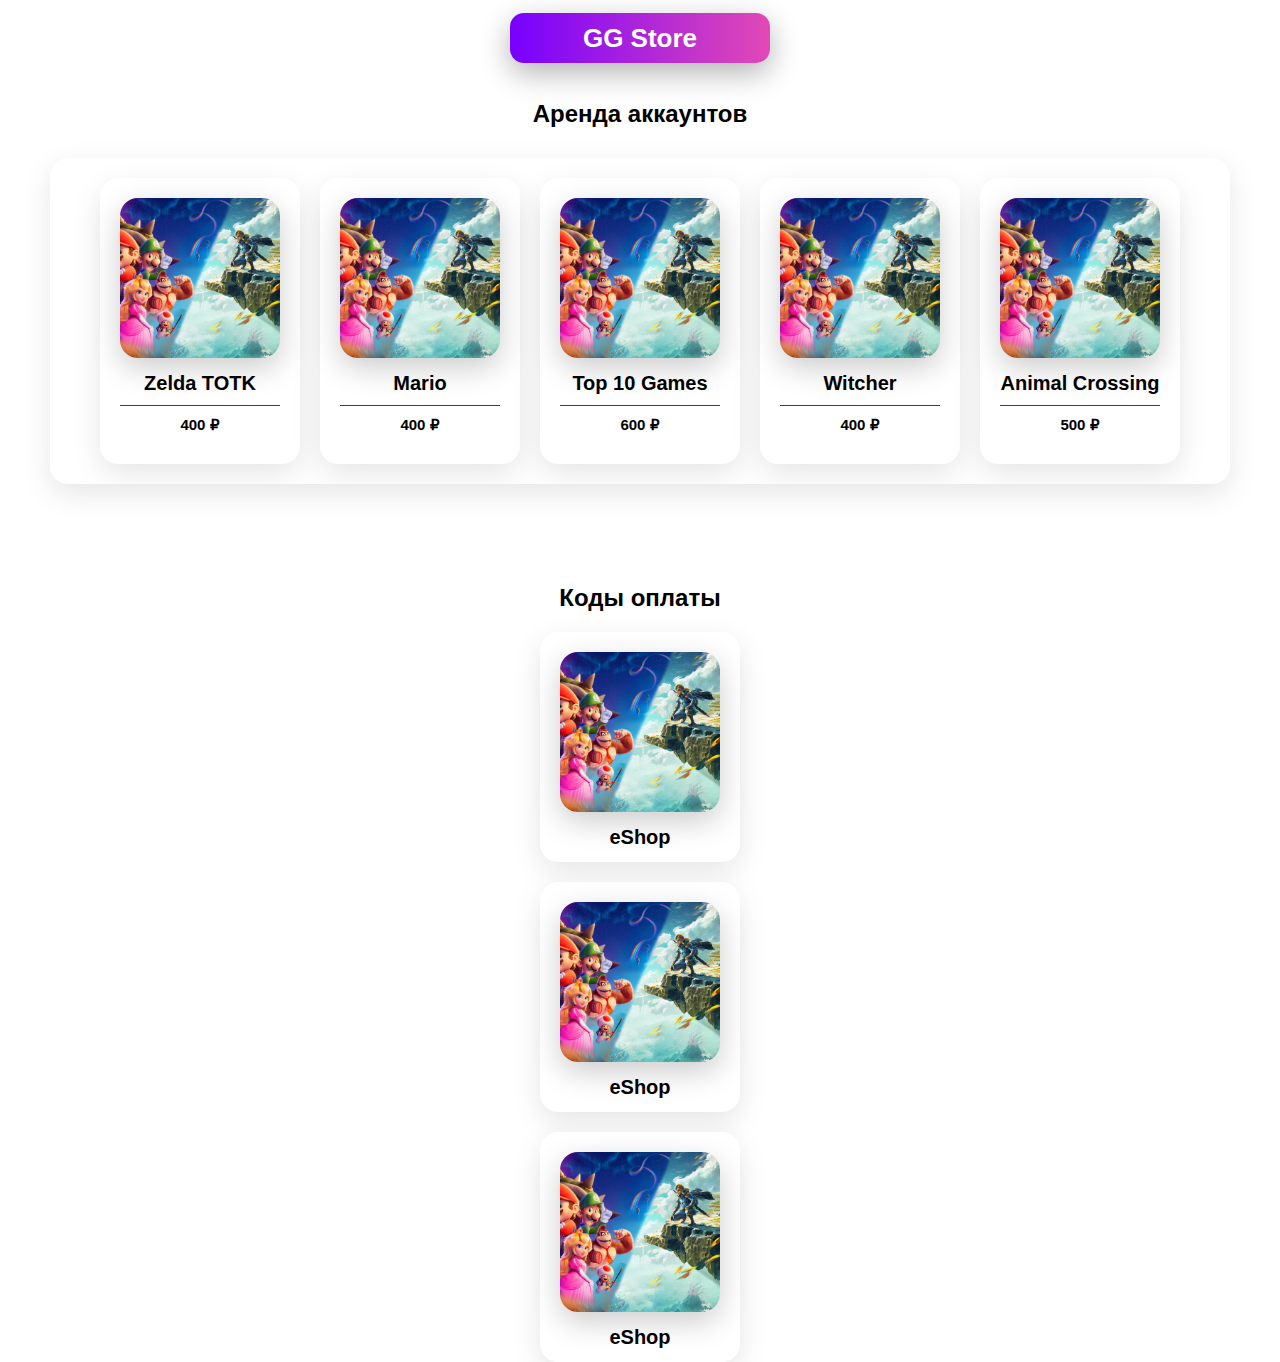
<file: server/web containter/index.html>
<!DOCTYPE html>
<html>
<head>
  <meta name="viewport" content="width=device-width, initial-scale=1">
  <link rel="stylesheet" href="style.css">
  <title>GG Store</title>
</head>
<body>
    <nav>
        <div class="logo-container">
            <a class="logo">GG Store</a>
        </div>
    </nav>

    <h2 class="separator">
        Аренда аккаунтов
    </h2>

    <section class="games-list">
        <div class="item">
            <img src="src/Pack 1.jpg">
            <div class="info">
                Zelda TOTK
            </div>
            <div class="price">
                400 ₽
            </div>
        </div>

        <div class="item">
            <img src="src/Pack 1.jpg">
            <div class="info">
                Mario
            </div>
            <div class="price">
                400 ₽
            </div>
        </div>

        <div class="item">
            <img src="src/Pack 1.jpg">
            <div class="info">
                Top 10 Games
            </div>
            <div class="price">
                600 ₽
            </div>
        </div>

        <div class="item">
            <img src="src/Pack 1.jpg">
            <div class="info">
                Witcher
            </div>
            <div class="price">
                400 ₽
            </div>
        </div>

        <div class="item">
            <img src="src/Pack 1.jpg">
            <div class="info">
                Animal Crossing
            </div>
            <div class="price">
                500 ₽
            </div>
        </div>
        
    </section>


    <h2 class="separator">
        Коды оплаты
    </h2>
    

    <div class="code">
        <img src="src/Pack 1.jpg">
        <div class="info">
            eShop
        </div>
    </div>

    <div class="code">
        <img src="src/Pack 1.jpg">
        <div class="info">
            eShop
        </div>
    </div>

    <div class="code">
        <img src="src/Pack 1.jpg">
        <div class="info">
            eShop
        </div>
    </div>

</body>
</html>
</file>
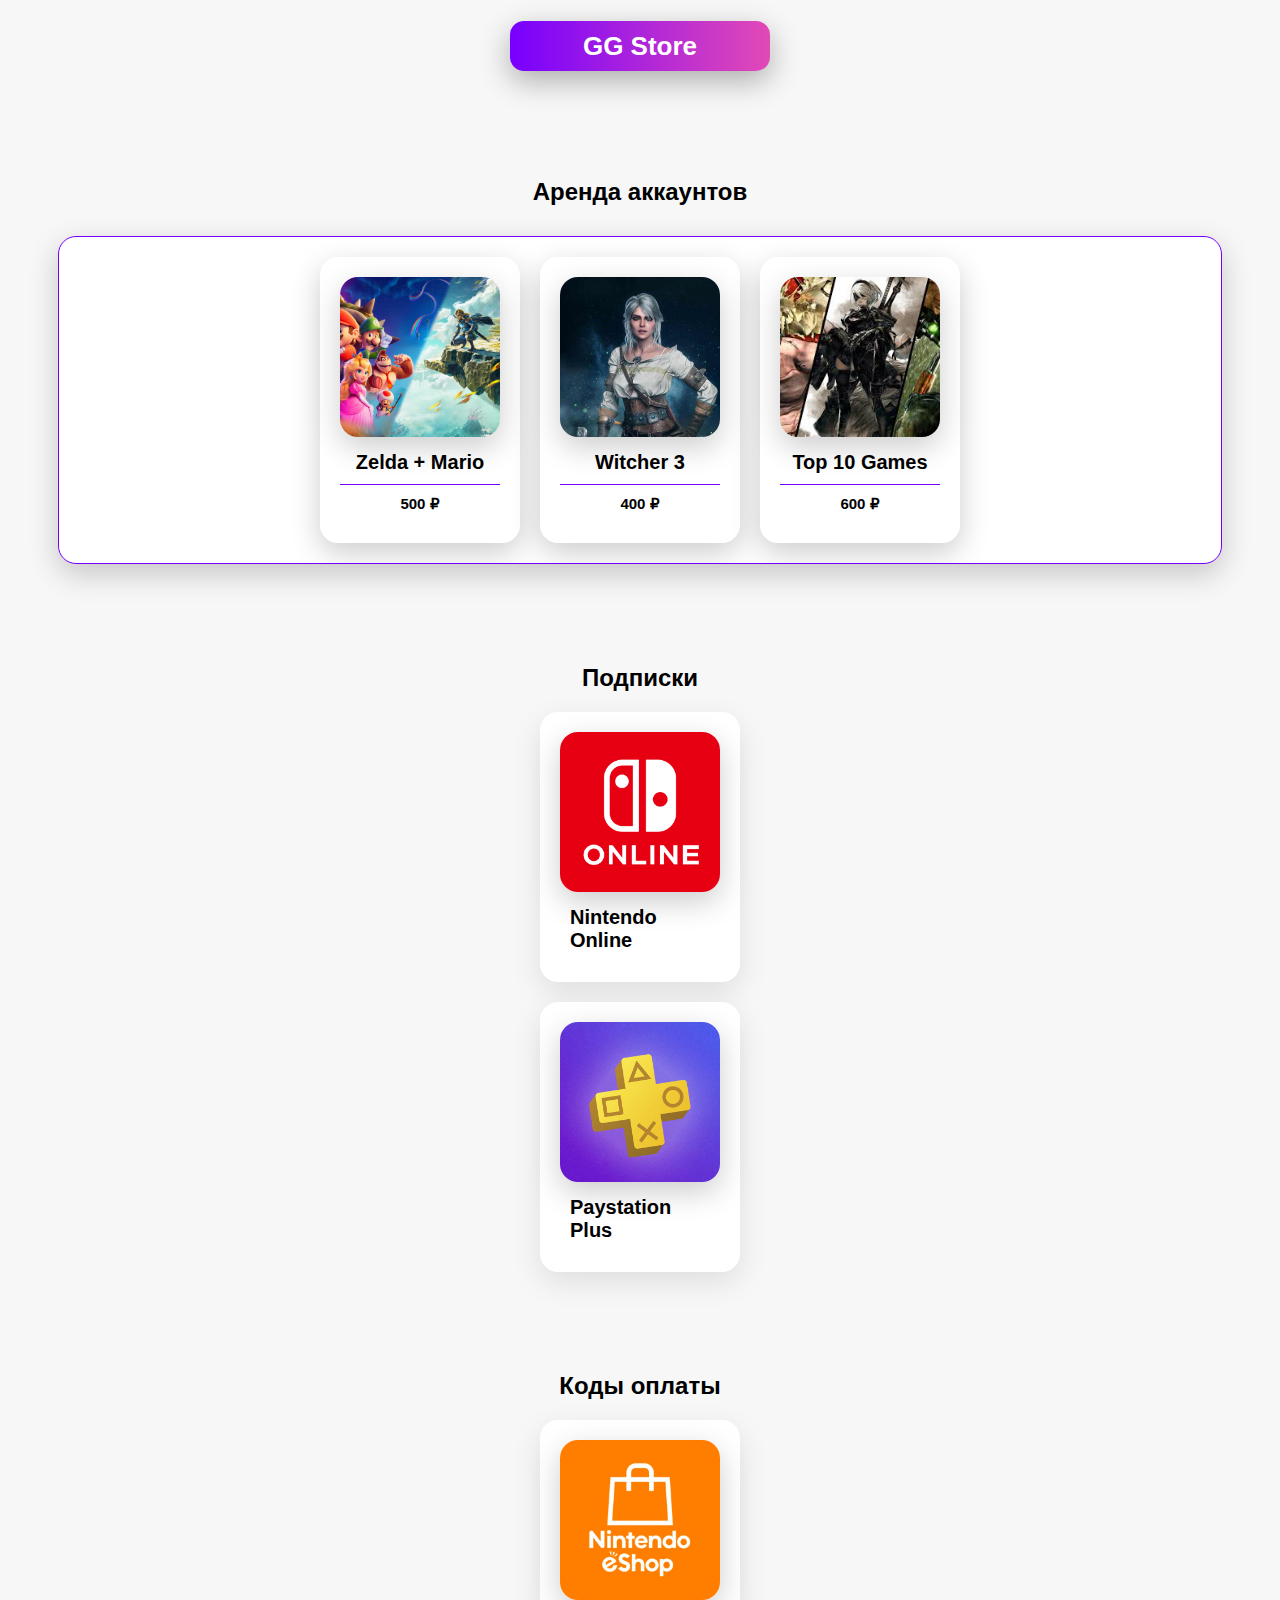
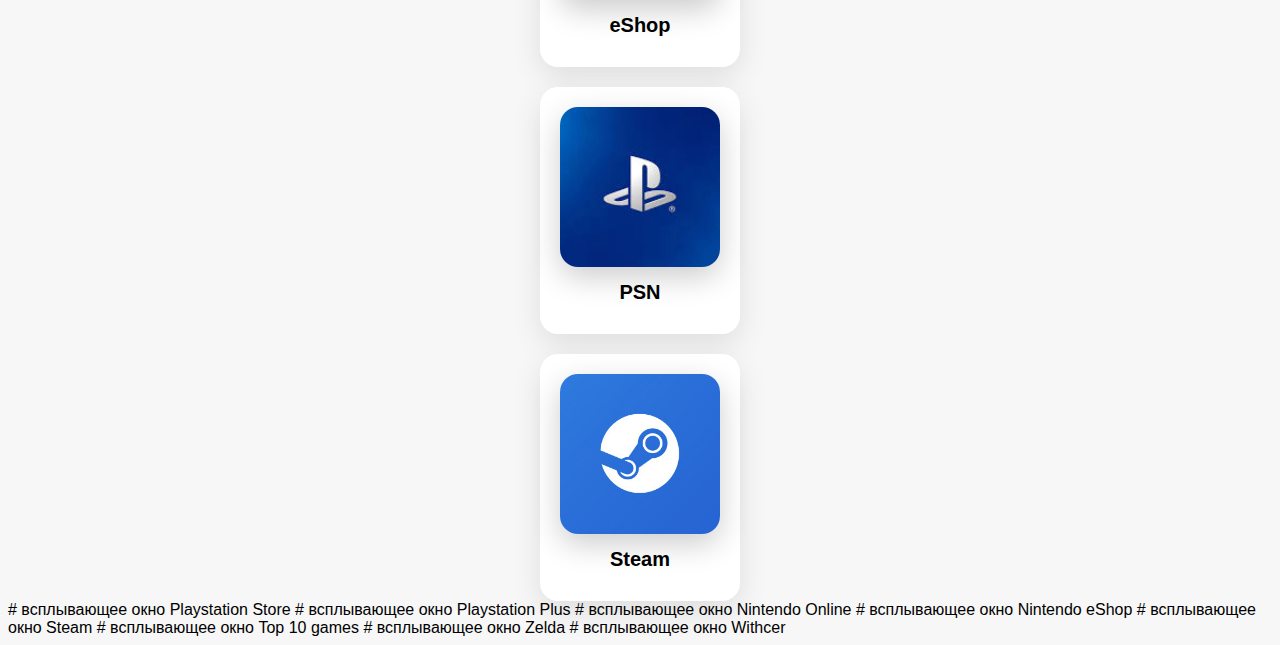
<file: server/web_front_container/index.html>
<!DOCTYPE html>
<html>
<head>
    <meta charset="UTF-8">
    <meta name="viewport" content="width=device-width, initial-scale=1">
    <link rel="stylesheet" href="styles.css">
    <title>GG Store</title>
</head>
<body>

    <div class="overlay1" id="overlay"></div>

    <nav>
        <div class="logo-container">
            <a class="logo">GG Store</a>
        </div>
    </nav>

    <h2 class="separator">
        Аренда аккаунтов
    </h2>

    <section class="games-list">
        <div class="item" onclick="javascript:ZeldaPopupShow()">
            <img src="src/Pack 1.jpg">
            <div class="info">
                Zelda + Mario
            </div>
            <div class="price">
                500 ₽
            </div>
        </div>

        <div class="item" onclick="javascript:WitcherPopupShow()">
            <img src="src/Pack_2.jpg">
            <div class="info">
                Witcher 3
            </div>
            <div class="price">
                400 ₽
            </div>
        </div>

        <div class="item" onclick="javascript:Top10PopupShow()">
            <img src="src/Pack_3.jpg">
            <div class="info">
                Top 10 Games
            </div>
            <div class="price">
                600 ₽
            </div>
        </div>        
    </section>


    <h2 class="separator">
        Подписки
    </h2>
    

    <div class="code" onclick="javascript:NOnlinePopupShow()">
        <img src="src/Nonline.png">
        <div class="info">
            Nintendo Online
        </div>
    </div>

    <div class="code" onclick="javascript:psplusPopupShow()">
        <img src="src/psplus.jpg">
        <div class="info">
            Paystation Plus
        </div>
    </div>    

    <h2 class="separator">
        Коды оплаты
    </h2>

    <div class="code" onclick="javascript:EshopPopupShow()">
        <img src="src/eshop.jpg">
        <div class="info">
            eShop
        </div>
    </div>

    <div class="code" onclick="javascript:psnPopupShow()">
        <img src="src/psn.jpeg">
        <div class="info">
            PSN
        </div>
    </div>  

    <div class="code" onclick="javascript:SteamPopupShow()">
        <img src="src/steam.jpg">
        <div class="info">
            Steam
        </div>
    </div>  

    # всплывающее окно Playstation Store

    <div class="popupWindowWrapper" id="popupPSN">
        <p>
            <div class="popupWindow">
                <button class="closebutton" onclick="javascript:psnPopupHide()"></button>
                <img src="src/psn.jpeg">
                <h2>Пополнение аккаунта PSN</h2>

                <div class="description">
                    <label for="name">Карта пополнения для покупок в магазине Playstation Store</label>
                </div>

                <input type="radio" id="5dollar" name="paycode_PSN" value="5dollar" />
                <label class="radio-wrapper" for="5dollar">5$</label>

                <input type="radio" id="10dollar" name="paycode_PSN" value="10dollar" />
                <label class="radio-wrapper" for="10dollar">10$</label>

                <input type="radio" id="50dollar" name="paycode_PSN" value="50dollar" />
                <label class="radio-wrapper" for="50dollar">50$</label>

                <button class="form-control2" type="submit" id="PNSBUY">КУПИТЬ</button>
        </div>
        </p>
    </div>

    # всплывающее окно Playstation Plus

    <div class="popupWindowWrapper" id="popupPSPLUS">
        <p>
            <div class="popupWindow">
                <button class="closebutton" onclick="javascript:psplusPopupHide()"></button>
                <img src="src/psplus.jpg">
                <h2>PS Plus Premium</h2>

                <div class="description">
                    <label for="name">Расширенная подписка для PlayStation. В неё входит всё, что есть в PS Plus Essential, а ещё она откроет каталог с сотнями консольных хитов (будто Game Pass от Xbox).</label>
                </div>

                <input type="radio" id="1month_psplus" name="subscription_psplus" value="1month" />
                <label class="radio-wrapper" for="1month_psplus">1 месяц</label>

                <input type="radio" id="3month_psplus" name="subscription_psplus" value="3month" />
                <label class="radio-wrapper" for="3month_psplus">3 месяца</label>

                <input type="radio" id="12month_psplus" name="subscription_psplus" value="12month" />
                <label class="radio-wrapper" for="12month_psplus">12 месяцев</label>

                <button class="form-control2" type="submit" id="PSPLUSBUY">КУПИТЬ</button>
        </div>
        </p>
    </div>

    # всплывающее окно Nintendo Online

    <div class="popupWindowWrapper" id="popupNOnline">
        <p>
            <div class="popupWindow">
                <button class="closebutton" onclick="javascript:NOnlinePopupHide()"></button>
                <img src="src/Nonline.png">
                <h2>Nintendo Online</h2>

                <div class="description">
                    <label for="name">Позволяет играть в мультиплеерные эксклюзивы Nintendo, а ещё она откроет каталог с сотнями ретро игр со старых консолей Nintendo.</label>
                </div>

                <input type="radio" id="1month_nonlie" name="subscription_nonline" value="1month" />
                <label class="radio-wrapper" for="1month_nonlie">1 месяц</label>

                <input type="radio" id="3month_nonlie" name="subscription_nonline" value="3month" />
                <label class="radio-wrapper" for="3month_nonlie">3 месяца</label>

                <input type="radio" id="12month_nonlie" name="subscription_nonline" value="12month" />
                <label class="radio-wrapper" for="12month_nonlie">12 месяцев</label>

                <button class="form-control2" type="submit" id="NONLINEBUY">КУПИТЬ</button>
        </div>
        </p>
    </div>

    # всплывающее окно Nintendo eShop

    <div class="popupWindowWrapper" id="popupEshop">
        <p>
            <div class="popupWindow">
                <button class="closebutton" onclick="javascript:EshopPopupHide()"></button>
                <img src="src/eshop.jpg">
                <h2>Nintendo eShop</h2>

                <div class="description">
                    <label for="name">Карта пополнения для покупок в магазине Playstation Store</label>
                </div>

                <input type="radio" id="5dollar_eshop" name="paycode_eshop" value="5dollar" />
                <label class="radio-wrapper" for="5dollar_eshop">5$</label>

                <input type="radio" id="10dollar_eshop" name="paycode_eshop" value="10dollar" />
                <label class="radio-wrapper" for="10dollar_eshop">10$</label>

                <input type="radio" id="50dollar_eshop" name="paycode_eshop" value="50dollar" />
                <label class="radio-wrapper" for="50dollar_eshop">50$</label>

                <button class="form-control2" type="submit" id="eShopBUY">КУПИТЬ</button>
        </div>
        </p>
    </div>

    # всплывающее окно Steam

    <div class="popupWindowWrapper" id="popupSteam">
        <p>
            <div class="popupWindow">
                <button class="closebutton" onclick="javascript:SteamPopupHide()"></button>
                <img src="src/steam.jpg">
                <h2>Пополнение аккаунта Steam</h2>

                <div class="description">
                    <label for="name">Пополнение казахстанского аккаунта Steam</label>
                </div>

                <input type="radio" id="5dollar_steam" name="paycode_steam" value="5dollar" />
                <label class="radio-wrapper" for="5dollar_steam">5$</label>

                <input type="radio" id="10dollar_steam" name="paycode_steam" value="10dollar" />
                <label class="radio-wrapper" for="10dollar_steam">10$</label>

                <input type="radio" id="50dollar_steam" name="paycode_steam" value="50dollar" />
                <label class="radio-wrapper" for="50dollar_steam">50$</label>

                <button class="form-control2" type="submit" id="STEAMBUY">КУПИТЬ</button>
        </div>
        </p>
    </div>

    # всплывающее окно Top 10 games

    <div class="popupWindowWrapper" id="popupTop10">
        <p>
            <div class="popupWindow">
                <button class="closebutton" onclick="javascript:Top10PopupHide()"></button>
                <img src="src/Pack_3.jpg">
                <h2>Топ 10 игр на Nintendo Switch</h2>

                <div class="description">
                    <label for="name">10 самых популярных игр Nintendo Switch. Только отборные эксплюзивы и ААА проекты.</label>
                </div>

                <input type="radio" id="2week_Top10" name="Top10_rent" value="2week" />
                <label class="radio-wrapper" for="2week_Top10">Две недели</label>

                <input type="radio" id="1month_Top10" name="Top10_rent" value="1moth" />
                <label class="radio-wrapper" for="1month_Top10">Месяц</label>

                <input type="radio" id="2month_Top10" name="Top10_rent" value="2month" />
                <label class="radio-wrapper" for="2month_Top10">Два месяца</label>

                <button class="form-control2" type="rent" id="TOP10RENT">АРЕНДОВАТЬ</button>
        </div>
        </p>
    </div>

    # всплывающее окно Zelda

    <div class="popupWindowWrapper" id="popupZelda">
        <p>
            <div class="popupWindow">
                <button class="closebutton" onclick="javascript:ZeldaPopupHide()"></button>
                <img src="src/Pack 1.jpg">
                <h2>Zelda Tears of the Kingdom + Mario 3D World</h2>

                <div class="description">
                    <label for="name">Два отличных эксклюзива в одной подписке.</label>
                </div>

                <input type="radio" id="2week_ZeldaMario" name="ZeldaMario_rent" value="2week" />
                <label class="radio-wrapper" for="2week_ZeldaMario">Две недели</label>

                <input type="radio" id="1month_ZeldaMario" name="ZeldaMario_rent" value="1moth" />
                <label class="radio-wrapper" for="1month_ZeldaMario">Месяц</label>

                <input type="radio" id="2month_ZeldaMario" name="ZeldaMario_rent" value="2month" />
                <label class="radio-wrapper" for="2month_ZeldaMario">Два месяца</label>

                <button class="form-control2" type="rent" id="ZELDAMARIORENT">АРЕНДОВАТЬ</button>
        </div>
        </p>
    </div>

    # всплывающее окно Withcer

    <div class="popupWindowWrapper" id="popupWitcher">
        <p>
            <div class="popupWindow">
                <button class="closebutton" onclick="javascript:WitcherPopupHide()"></button>
                <img src="src/Pack_2.jpg">
                <h2>Witcher 3 Wild Hunt</h2>

                <div class="description">
                    <label for="name">Лучшая игра тысячелетия + два дополнения</label>
                </div>

                <input type="radio" id="2week_Witcher" name="Witcher_rent" value="2week" />
                <label class="radio-wrapper" for="2week_Witcher">Две недели</label>

                <input type="radio" id="1month_Witcher" name="Witcher_rent" value="1moth" />
                <label class="radio-wrapper" for="1month_Witcher">Месяц</label>

                <input type="radio" id="2month_Witcher" name="Witcher_rent" value="2month" />
                <label class="radio-wrapper" for="2month_Witcher">Два месяца</label>

                <button class="form-control2" type="rent" id="WITCHERRENT">АРЕНДОВАТЬ</button>
        </div>
        </p>
    </div>



    <script src="https://telegram.org/js/telegram-web-app.js"></script>

    <script>
        let tg = window.Telegram.WebApp; //получаем объект webapp телеграма 

        tg.expand(); //расширяем на все окно

        PSNBuyButton = document.getElementById("PNSBUY");
        PSNBuyButton.addEventListener('click', function(){

        const buttons = document.querySelectorAll('input[name="paycode_PSN"]');
        const selectedButton = Array.from(buttons).find(button => button.checked);
        const selectedValue = selectedButton.value;
        
        $.ajax({
            url: 'http://37.193.60.52:9999/request',
            method: 'POST',
            contentType: 'application/json',
            headers: {
                'Accept': 'application/json',
                'Content-Type': 'application/json'
            },
            data: JSON.stringify({
                type: 'buy',
                length: selectedValue,
                product: 'PSN paycode' + selectedValue,
                user_id: tg.initDataUnsafe.user.id,
            }),
            success: function(response) {
                console.log(response);
            },
            error: function(error) {
                console.log(error);
            },
            complete: function() {
                tg.close();
            }
        });
        });

        

        psPlusBuyButton = document.getElementById("PSPLUSBUY");
        psPlusBuyButton.addEventListener('click', function(){

        const buttons = document.querySelectorAll('input[name="subscription_psplus"]');
        const selectedButton = Array.from(buttons).find(button => button.checked);
        const selectedValue = selectedButton.value;
        
        $.ajax({
            url: 'http://37.193.60.52:9999/request',
            method: 'POST',
            contentType: 'application/json',
            headers: {
                'Accept': 'application/json',
                'Content-Type': 'application/json'
            },
            data: JSON.stringify({
                type: 'buy',
                length: selectedValue,
                product: 'PSPus subscription ' + selectedValue,
                user_id: tg.initDataUnsafe.user.id,
            }),
            success: function(response) {
                console.log(response);
            },
            error: function(error) {
                console.log(error);
            },
            complete: function() {
                tg.close();
            }
        });
        });


        nonlineBuyButton = document.getElementById("NONLINEBUY");
        nonlineBuyButton.addEventListener('click', function(){

        const buttons = document.querySelectorAll('input[name="subscription_nonline"]');
        const selectedButton = Array.from(buttons).find(button => button.checked);
        const selectedValue = selectedButton.value;
        
        $.ajax({
            url: 'http://37.193.60.52:9999/request',
            method: 'POST',
            contentType: 'application/json',
            headers: {
                'Accept': 'application/json',
                'Content-Type': 'application/json'
            },
            data: JSON.stringify({
                type: 'buy',
                length: selectedValue,
                product: 'NONLINE subscription ' + selectedValue,
                user_id: tg.initDataUnsafe.user.id,
            }),
            success: function(response) {
                console.log(response);
            },
            error: function(error) {
                console.log(error);
            },
            complete: function() {
                tg.close();
            }
        });
        });



        eShopBuyButton = document.getElementById("eShopBUY");
        eShopBuyButton.addEventListener('click', function(){

        const buttons = document.querySelectorAll('input[name="paycode_eshop"]');
        const selectedButton = Array.from(buttons).find(button => button.checked);
        const selectedValue = selectedButton.value;
        
        $.ajax({
            url: 'http://37.193.60.52:9999/request',
            method: 'POST',
            contentType: 'application/json',
            headers: {
                'Accept': 'application/json',
                'Content-Type': 'application/json'
            },
            data: JSON.stringify({
                type: 'buy',
                length: selectedValue,
                product: 'eShop paycode ' + selectedValue,
                user_id: tg.initDataUnsafe.user.id,
            }),
            success: function(response) {
                console.log(response);
            },
            error: function(error) {
                console.log(error);
            },
            complete: function() {
                tg.close();
            }
        });
        });



        SteampBuyButton = document.getElementById("STEAMBUY");
        SteampBuyButton.addEventListener('click', function(){

        const buttons = document.querySelectorAll('input[name="paycode_steam"]');
        const selectedButton = Array.from(buttons).find(button => button.checked);
        const selectedValue = selectedButton.value;
        
        $.ajax({
            url: 'http://37.193.60.52:9999/request',
            method: 'POST',
            contentType: 'application/json',
            headers: {
                'Accept': 'application/json',
                'Content-Type': 'application/json'
            },
            data: JSON.stringify({
                type: 'buy',
                length: selectedValue,
                product: 'Steam paycode ' + selectedValue,
                user_id: tg.initDataUnsafe.user.id,
            }),
            success: function(response) {
                console.log(response);
            },
            error: function(error) {
                console.log(error);
            },
            complete: function() {
                tg.close();
            }
        });
        });


        Top10rentButton = document.getElementById("TOP10RENT");
        Top10rentButton.addEventListener('click', function(){

        const buttons = document.querySelectorAll('input[name="rent_top10"]');
        const selectedButton = Array.from(buttons).find(button => button.checked);
        const selectedValue = selectedButton.value;
        
        $.ajax({
            url: 'http://37.193.60.52:9999/request',
            method: 'POST',
            contentType: 'application/json',
            headers: {
                'Accept': 'application/json',
                'Content-Type': 'application/json'
            },
            data: JSON.stringify({
                type: 'rent',
                length: selectedValue,
                product: 'rent_top10 ' + selectedValue,
                user_id: tg.initDataUnsafe.user.id,
            }),
            success: function(response) {
                console.log(response);
            },
            error: function(error) {
                console.log(error);
            },
            complete: function() {
                tg.close();
            }
        });
        });


        ZeldaMariorentButton = document.getElementById("ZELDAMARIORENT");
        ZeldaMariorentButton.addEventListener('click', function(){

        const buttons = document.querySelectorAll('input[name="ZeldaMario_rent"]');
        const selectedButton = Array.from(buttons).find(button => button.checked);
        const selectedValue = selectedButton.value;
        
        $.ajax({
            url: 'http://37.193.60.52:9999/request',
            method: 'POST',
            contentType: 'application/json',
            headers: {
                'Accept': 'application/json',
                'Content-Type': 'application/json'
            },
            data: JSON.stringify({
                type: 'rent',
                length: selectedValue,
                product: 'ZeldaMario_rent ' + selectedValue,
                user_id: tg.initDataUnsafe.user.id,
            }),
            success: function(response) {
                console.log(response);
            },
            error: function(error) {
                console.log(error);
            },
            complete: function() {
                tg.close();
            }
        });
        });


        WitcherrentButton = document.getElementById("WITCHERRENT");
        WitcherrentButton.addEventListener('click', function(){

        const buttons = document.querySelectorAll('input[name="Witcher_rent"]');
        const selectedButton = Array.from(buttons).find(button => button.checked);
        const selectedValue = selectedButton.value;
        
        $.ajax({
            url: 'http://37.193.60.52:9999/request',
            method: 'POST',
            contentType: 'application/json',
            headers: {
                'Accept': 'application/json',
                'Content-Type': 'application/json'
            },
            data: JSON.stringify({
                type: 'rent',
                length: selectedValue,
                product: 'Witcher_rent ' + selectedValue,
                user_id: tg.initDataUnsafe.user.id,
            }),
            success: function(response) {
                console.log(response);
                alert(response);
            },
            error: function(error) {
                console.log(error);
                alert(error);
            },
            complete: function() {
                alert("complete");
                tg.close();
            }
        });
        });

    </script>

    <script src="http://code.jquery.com/jquery-2.0.2.min.js"></script>
    <script>
    $(document).ready(function(){   
        psnPopupHide();
        psplusPopupHide();
        NOnlinePopupHide();
        EshopPopupHide();
        SteamPopupHide();
        Top10PopupHide();
        ZeldaPopupHide();
        WitcherPopupHide();
        function hasTouch() {
    return 'ontouchstart' in document.documentElement
            || navigator.maxTouchPoints > 0
            || navigator.msMaxTouchPoints > 0;
    }

    if (hasTouch()) {
    try {
        for (var si in document.styleSheets) {
        var styleSheet = document.styleSheets[si];
        if (!styleSheet.rules) continue;

        for (var ri = styleSheet.rules.length - 1; ri >= 0; ri--) {
            if (!styleSheet.rules[ri].selectorText) continue;

            if (styleSheet.rules[ri].selectorText.match(':hover')) {
            styleSheet.deleteRule(ri);
            }
        }
        }
    } catch (ex) {}
    }
            });
            function psplusPopupShow(){
                $("#popupPSPLUS").show();
                $("#overlay").show();
            }
            function psplusPopupHide(){
                $("#popupPSPLUS").hide();
                $("#overlay").hide();
            }

            function psnPopupShow(){
                $("#popupPSN").show();
                $("#overlay").show();
            }
            function psnPopupHide(){
                $("#popupPSN").hide();
                $("#overlay").hide();
            }

            function NOnlinePopupShow(){
                $("#popupNOnline").show();
                $("#overlay").show();
            }
            function NOnlinePopupHide(){
                $("#popupNOnline").hide();
                $("#overlay").hide();
            }

            function EshopPopupShow(){
                $("#popupEshop").show();
                $("#overlay").show();
            }
            function EshopPopupHide(){
                $("#popupEshop").hide();
                $("#overlay").hide();
            }

            function SteamPopupShow(){
                $("#popupSteam").show();
                $("#overlay").show();
            }
            function SteamPopupHide(){
                $("#popupSteam").hide();
                $("#overlay").hide();
            }

            function Top10PopupShow(){
                $("#popupTop10").show();
                $("#overlay").show();
            }
            function Top10PopupHide(){
                $("#popupTop10").hide();
                $("#overlay").hide();
            }

            function ZeldaPopupShow(){
                $("#popupZelda").show();
                $("#overlay").show();
            }
            function ZeldaPopupHide(){
                $("#popupZelda").hide();
                $("#overlay").hide();
            }

            function WitcherPopupShow(){
                $("#popupWitcher").show();
                $("#overlay").show();
            }
            function WitcherPopupHide(){
                $("#popupWitcher").hide();
                $("#overlay").hide();
            }
    </script>


</body>
</html>
</file>
<file: server/web containter/style.css>
/* Общие стили */
* {
    box-sizing: border-box;
    margin: 0;
    padding: 0;
}

/* Контейнер логотипа */
.logo-container {
    position: absolute;
    top: 3px;
    width: 100%;
    height: 70px;
    display: flex;
    justify-content: center;
    align-items: center;
}

/* Логотип */
.logo {
    width: 260px;
    height: 50px;
    background: linear-gradient(to right, #7700ff, #E249B6);
    border-radius: 14px;
    color: white;
    font-size: 26px;
    font-weight: bold;
    font-family: 'Helvetica', 'Arial', sans-serif;
    text-align: center;
    line-height: 50px;
    cursor: pointer;
    z-index: 1;
    box-shadow: 0 10px 30px rgba(0, 0, 0, 0.3);
}

.separator {
    margin-top: 100px;
    z-index: 1;
    font-size: 24px;
    display: flex;
    justify-content: center;
    align-items: center;
    font-family: 'Helvetica', 'Arial', sans-serif;
}

.games-list {display: flex}

.games-list {
    margin-top: 30px;
    margin-left: 50px;
    margin-right: 50px;
    overflow-x: auto;
    align-items: center;
    justify-content: center;
    padding: 20px;
    background: #fff;
    border-radius: 18px;
    box-shadow: 0 10px 30px rgba(0, 0, 0, 0.1);
    transition: box-shadow 0.3s;
}

.games-list::-webkit-scrollbar {
    display: none;
}

.games-list .item {
    margin-left: 10px;
    margin-right: 10px;
    padding: 20px;
    background: #fff;
    border-radius: 18px;
    box-shadow: 0 10px 30px rgba(0, 0, 0, 0.1);
    transition: box-shadow 0.3s;
}

.games-list .item:hover, .code:hover {
    box-shadow: 0 10px 30px rgba(0, 0, 0, 0.3);
}

.games-list .item img {
    width: 160px;
    height: 160px;
    border-radius: 18px;
    box-shadow: 0 10px 30px rgba(0, 0, 0, 0.2);
    transition: all 0.3s ease;
}

.games-list .item .info {
    display: flex;
    align-items: flex-end;
    justify-content: center;
    padding: 10px 0;
    font-size: 20px;
    font-weight: bold;
    font-family: 'Helvetica', 'Arial', sans-serif;
    border-bottom: 1px solid #7700ff;
}

.games-list .item .price {
    display: flex;
    align-items: flex-end;
    justify-content: center;
    padding: 10px 0;
    font-size: 15px;
    font-weight: bold;
    font-family: 'Helvetica', 'Arial', sans-serif;
}

.code {
    margin: 0 auto;
    width: 200px;
    height: 230px;
    margin-top: 20px;
    padding: 20px;
    background: #fff;
    border-radius: 18px;
    box-shadow: 0 10px 30px rgba(0, 0, 0, 0.1);
    transition: all 0.3s ease;
}

.code:hover{
    box-shadow: 0 10px 30px rgba(0, 0, 0, 0.3);
}

.code img {
    width: 160px;
    height: 160px;
    border-radius: 18px;
    box-shadow: 0 10px 30px rgba(0, 0, 0, 0.2);
    transition: all 0.3s ease;
}

.code .info {
    display: flex;
    align-items: flex-end;
    justify-content: center;
    padding: 10px;
    font-size: 20px;
    font-weight: bold;
    font-family: 'Helvetica', 'Arial', sans-serif;
}

body::before {
    content: "";
    position: absolute;
    top: 50%;
    left: 50%;
    transform: translate(-50%, -50%);
    width: calc(9 / 21 * 100%);
    height: 100%;
    background: #ffffff;
    z-index: -1;
}
</file>
<file: server/web_front_container/styles.css>
/* Общие стили */
* {
    box-sizing: border-box;
}

body {
    z-index: 0;
    background: rgb(247, 247, 247);
    font-family: 'Helvetica', 'Arial', sans-serif;
}

.overlay1 {
    z-index: 1;
    position: fixed;
    top: 50%;
    left: 50%;
    transform: translate(-50%, -50%);
    height: 10000px;
    width: 10000px;
    background-color: rgba(0, 0, 0, 0.7);
}

/* Контейнер логотипа */
.logo-container {
    position:relative;
    align-items: flex-end;
    justify-content: center;
    top: 3px;
    width: 100%;
    height: 70px;
    display: flex;
    justify-content: center;
    align-items: center;
}

/* Логотип */
.logo {
    position:relative;
    align-items: flex-end;
    justify-content: center;
    width: 260px;
    height: 50px;
    background: linear-gradient(to right, #7700ff, #E249B6);
    border-radius: 14px;
    color: white;
    font-size: 26px;
    font-weight: bold;
    text-align: center;
    line-height: 50px;
    cursor: pointer;
    box-shadow: 0 10px 30px rgba(0, 0, 0, 0.3);
}

.separator {
    position:relative;
    align-items: flex-end;
    justify-content: center;
    margin-top: 100px;
    font-size: 24px;
    display: flex;
    justify-content: center;
    align-items: center;
}

.games-list {display: flex}

.games-list {
    position:relative;
    align-items: flex-end;
    justify-content: center;
    margin-top: 30px;
    margin-left: 50px;
    margin-right: 50px;
    overflow-x: auto;
    align-items: center;
    justify-content: center;
    padding: 20px;
    background: #fff;
    border-radius: 18px;
    border: solid 1px #7700ff;
    box-shadow: 0 10px 30px rgba(0, 0, 0, 0.2);
}

.games-list::-webkit-scrollbar {
    display: none;
}

.games-list .item {
    margin-left: 10px;
    margin-right: 10px;
    padding: 20px;
    background: #fff;
    border-radius: 18px;
    box-shadow: 0 10px 30px rgba(0, 0, 0, 0.2);
    transition: box-shadow 0.3s;
}

.games-list .item:hover, .code:hover {
    box-shadow: 0 10px 30px rgba(126, 5, 255, 0.3);
}

.games-list .item img {
    width: 160px;
    height: 160px;
    border-radius: 18px;
    box-shadow: 0 10px 30px rgba(0, 0, 0, 0.2);
    transition: all 0.3s ease;
}

.games-list .item .info {
    display: flex;
    align-items: flex-end;
    justify-content: center;
    padding: 10px 0;
    font-size: 20px;
    font-weight: bold;
    border-bottom: 1px solid #7700ff;
}

.games-list .item .price {
    display: flex;
    align-items: flex-end;
    justify-content: center;
    padding: 10px 0;
    font-size: 15px;
    font-weight: bold;
}

.code {
    margin: 0 auto;
    width: 200px;
    margin-top: 20px;
    padding: 20px;
    background: #fff;
    border-radius: 18px;
    box-shadow: 0 10px 30px rgba(0, 0, 0, 0.1);
    transition: all 0.3s ease;
}

.code:hover{
    box-shadow: 0 10px 30px rgba(126, 5, 255, 0.3);
}

.code img {
    width: 160px;
    height: 160px;
    border-radius: 18px;
    box-shadow: 0 10px 30px rgba(0, 0, 0, 0.2);
    transition: all 0.3s ease;
}

.code .info {
    display: flex;
    align-items: flex-end;
    justify-content: center;
    padding: 10px;
    font-size: 20px;
    font-weight: bold;
}

.popupWindowWrapper {
    z-index: 1;
    position: fixed;
    top: 48%;
    left: 50%;
    transform: translate(-50%, -50%);
    opacity: 0;
    animation: ani 0.7s forwards;
}


@keyframes ani {
    0% {opacity: 0;}
    100% {opacity: 1;}
}

.popupWindow{
    position: fixed;
    align-items: flex-end;
    justify-content: center;
    width: 400px;
    margin-top: 20px;
    overflow: hidden;
    top:50%;
    transform: translate(-50%, -50%);
    padding: 20px;
    background: #fff;
    border-radius: 18px;
    box-shadow: 0 10px 30px rgba(0, 0, 0, 0.1);
}

.popupWindow .description {
    margin-bottom: 20px;
    padding: 20px;
    background: #fff;
    border-radius: 18px;
    font-size: 16px;
    box-shadow: 0 10px 30px rgba(0, 0, 0, 0.1);
}

.popupWindow .lot_name {
    margin-top: 10px;
    display: flex;
    align-items: center;
    justify-content: center;
    font-size: 25px;
}



.popupWindow img{
    margin: 0 auto;
    display: flex;
    align-items: center;
    justify-content: center;
    width: 50%;
    border-radius: 20px;
    object-fit: cover;
    opacity: 0;
    animation: ani 0.7s forwards;
}

@keyframes ani {
    0% {opacity: 0;}
    100% {opacity: 1;}
}

.popupWindow form{
    width: 50%;
}

form h2{
    text-align: center;
    margin-bottom: 20px;
}

.form-control{
    position: center;
    margin-bottom: 15px;
}

.form-control label{
    display: block;
    margin-bottom: 5px;
}

button.closebutton {
    width: 25px;
    height: 25px;
    background-image: url('src/7782773.png');
    background-size: cover;
    background-color: #ffffff;
    border: none;
    border-radius: 4px;
    cursor: pointer;
    text-align: center;
    transition: all 0.3s ease;
}

.radio-wrapper {
    -webkit-appearance: none;
    -moz-appearance: none;
    appearance: none;
    display: inline-block;
    width: 100%;
    padding: 10px;
    margin: 10px 0;
    background-color: #ffffff;
    color: #000000;
    border: solid 2px #7700ff;
    border-radius: 10px;
    cursor: pointer;
    font-size: 16px;
    box-shadow: 0 10px 30px rgba(0, 0, 0, 0.1);
    transition: all 0.3s ease;
}

.radio-wrapper:hover{
    border: solid 2px #E249B6;
    box-shadow: 0 10px 30px rgba(251, 0, 255, 0.4);
}

input {
    display: none;
}

input[type="radio"]:checked + label{
    display: inline-block;
    width: 100%;
    padding: 10px;
    margin: 10px 0;
    background-color: #7700ff;
    color: #ffffff;
    border: solid 2px #E249B6;
    border-radius: 10px;
    cursor: pointer;
    font-size: 16px;
    box-shadow: 0 10px 30px rgba(0, 0, 0, 0.1);
    transition: all 0.3s ease;
}

button.form-control2 {
    display: flex;
    align-items: flex-end;
    justify-content: center;
    width: 100%;
    padding: 10px;
    background-color: #7700ff;
    color: #ffffff;
    border: solid 2px #7700ff;
    border-radius: 10px;
    font-weight: bold;
    cursor: pointer;
    font-size: 16px;
    box-shadow: 0 10px 30px rgba(0, 0, 0, 0.1);
    transition: all 0.3s ease;
}

button.form-control2:hover{
    background-color: #ffffff;
    color: #000000;
    border: solid 2px #E249B6;
    box-shadow: 0 10px 30px rgba(126, 5, 255, 0.5);
}


@media only screen and (max-width: 415px)  {
    .popupWindow {
        width: 340px;
        height: 560px;
    }

    .popupWindow img{
        margin-top: -15px;
    }

    .popupWindow .description {
        margin-top: auto;
    }

    .popupWindow .lot_name {
        margin-top: 10px;
        display: flex;
        align-items: center;
        justify-content: center;
        font-size: 17px;
    }

    button.form-control2 {
        padding: 7px;
        font-size: 13px;
    }

    .popupWindow .description {
        padding: 7px;
        font-size: 13px;
    }

    .radio-wrapper {
        padding: 7px;
        font-size: 13px;
    }

    input[type="radio"]:checked + label{
        padding: 7px;
        font-size: 13px;
    }
    
}
</file>
